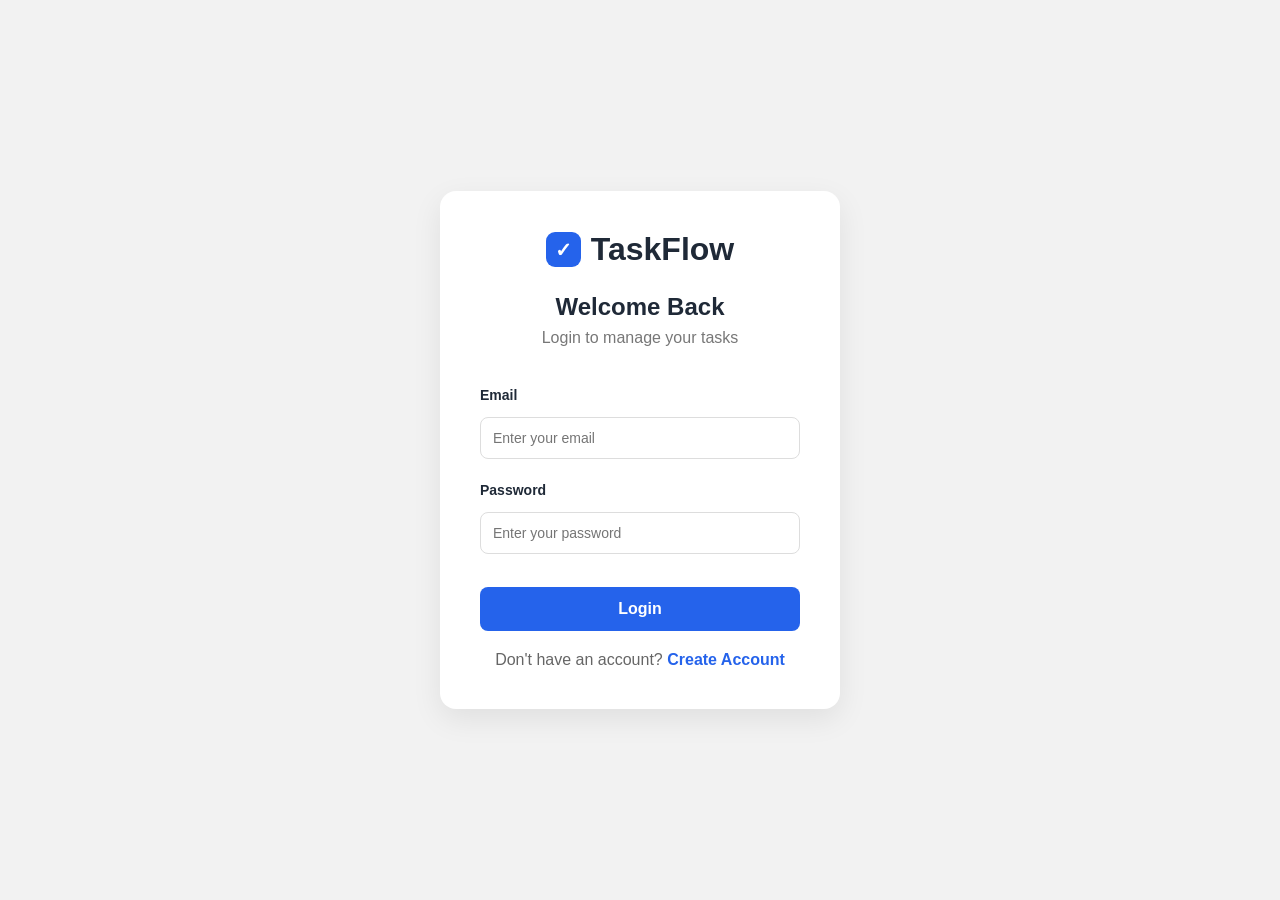
<file: index.html>
<!DOCTYPE html>
<html lang="en">

<head>

    <meta charset="UTF-8">

    <meta
        name="viewport"
        content="width=device-width, initial-scale=1.0"
    >

    <title>TaskFlow - Smart Task Manager</title>

    <link
        rel="stylesheet"
        href="css/style.css"
    >

</head>


<body>

<div class="app">


    <!-- ==========================================
         SIDEBAR
         ========================================== -->

    <aside class="sidebar">

        <div class="logo">

            <div class="logo-icon">
                ✓
            </div>

            <h2>TaskFlow</h2>

        </div>


        <nav>

            <button
                class="nav-item active"
                onclick="showSection('dashboard')"
            >
                🏠 Dashboard
            </button>


            <button
                class="nav-item"
                onclick="showSection('tasks')"
            >
                📋 My Tasks
            </button>


            <button
                class="nav-item"
                onclick="showSection('completed')"
            >
                ✅ Completed
            </button>


            <button
                class="nav-item"
                onclick="showSection('analytics')"
            >
                📊 Analytics
            </button>

        </nav>


        <div class="sidebar-bottom">

            <button
                onclick="toggleTheme()"
                class="theme-btn"
            >
                🌙 Dark Mode
            </button>


            <button
                onclick="logout()"
                class="theme-btn logout-btn"
            >
                🚪 Logout
            </button>

        </div>

    </aside>



    <!-- ==========================================
         MAIN
         ========================================== -->

    <main class="main">


        <!-- HEADER -->

        <header class="header">

            <div>

                <h1 id="pageTitle">
                    Dashboard
                </h1>

                <p>
                    Welcome back,
                    <strong id="userName">
                        User
                    </strong>!
                </p>

            </div>


            <div class="header-actions">


                <!-- NOTIFICATION BUTTON -->

                <button
                    class="notification-btn"
                    onclick="toggleNotifications()"
                    title="Notifications"
                >

                    🔔

                    <span
                        id="notificationCount"
                        class="notification-count hidden"
                    >
                        0
                    </span>

                </button>


                <!-- ADD TASK -->

                <button
                    class="add-btn"
                    onclick="openTaskModal()"
                >
                    + Add Task
                </button>

            </div>

        </header>



        <!-- ==========================================
             NOTIFICATION PANEL
             ========================================== -->

        <div
            id="notificationPanel"
            class="notification-panel hidden"
        >

            <div class="notification-header">

                <div>

                    <h3>
                        Notifications
                    </h3>

                    <p>
                        Task reminders and alerts
                    </p>

                </div>


                <button
                    onclick="clearNotifications()"
                    class="clear-notifications"
                >
                    Clear
                </button>

            </div>


            <div
                id="notificationList"
                class="notification-list"
            >

                <div class="empty">
                    🔔 No notifications.
                </div>

            </div>

        </div>



        <!-- ==========================================
             DASHBOARD
             ========================================== -->

        <section
            id="dashboard"
            class="section"
        >


            <!-- STATISTICS -->

            <div class="stats">


                <div class="stat-card">

                    <div class="stat-icon">
                        📋
                    </div>

                    <div>

                        <span>
                            Total Tasks
                        </span>

                        <h2 id="totalTasks">
                            0
                        </h2>

                    </div>

                </div>



                <div class="stat-card">

                    <div class="stat-icon">
                        ⏳
                    </div>

                    <div>

                        <span>
                            Pending
                        </span>

                        <h2 id="pendingTasks">
                            0
                        </h2>

                    </div>

                </div>



                <div class="stat-card">

                    <div class="stat-icon">
                        ✅
                    </div>

                    <div>

                        <span>
                            Completed
                        </span>

                        <h2 id="completedTasks">
                            0
                        </h2>

                    </div>

                </div>



                <div class="stat-card">

                    <div class="stat-icon">
                        ⚠️
                    </div>

                    <div>

                        <span>
                            Overdue
                        </span>

                        <h2 id="overdueTasks">
                            0
                        </h2>

                    </div>

                </div>

            </div>



            <!-- PRODUCTIVITY -->

            <div class="card progress-card">

                <div class="card-header">

                    <div>

                        <h2>
                            Productivity
                        </h2>

                        <p>
                            Your task completion progress
                        </p>

                    </div>


                    <strong id="progressText">
                        0%
                    </strong>

                </div>


                <div class="progress-bar">

                    <div
                        id="progressFill"
                    ></div>

                </div>

            </div>



            <!-- RECENT TASKS -->

            <div class="card">

                <div class="card-header">

                    <div>

                        <h2>
                            Recent Tasks
                        </h2>

                        <p>
                            Your latest tasks
                        </p>

                    </div>

                </div>


                <div
                    id="recentTasks"
                    class="task-list"
                ></div>

            </div>

        </section>



        <!-- ==========================================
             MY TASKS
             ========================================== -->

        <section
            id="tasks"
            class="section hidden"
        >


            <div class="toolbar">

                <input
                    type="text"
                    id="searchInput"
                    placeholder="🔍 Search tasks..."
                    oninput="renderTasks()"
                >


                <select
                    id="filterCategory"
                    onchange="renderTasks()"
                >

                    <option value="all">
                        All Categories
                    </option>

                    <option value="College">
                        College
                    </option>

                    <option value="Project">
                        Project
                    </option>

                    <option value="Personal">
                        Personal
                    </option>

                    <option value="Work">
                        Work
                    </option>

                </select>


                <select
                    id="filterPriority"
                    onchange="renderTasks()"
                >

                    <option value="all">
                        All Priorities
                    </option>

                    <option value="high">
                        High
                    </option>

                    <option value="medium">
                        Medium
                    </option>

                    <option value="low">
                        Low
                    </option>

                </select>


                <select
                    id="filterStatus"
                    onchange="renderTasks()"
                >

                    <option value="all">
                        All Status
                    </option>

                    <option value="pending">
                        Pending
                    </option>

                    <option value="completed">
                        Completed
                    </option>

                </select>

            </div>



            <div class="card">

                <div class="card-header">

                    <div>

                        <h2>
                            My Tasks
                        </h2>

                        <p>
                            Manage all your tasks
                        </p>

                    </div>

                </div>


                <div
                    id="taskList"
                    class="task-list"
                ></div>

            </div>

        </section>



        <!-- ==========================================
             COMPLETED
             ========================================== -->

        <section
            id="completed"
            class="section hidden"
        >

            <div class="card">

                <div class="card-header">

                    <div>

                        <h2>
                            Completed Tasks
                        </h2>

                        <p>
                            Tasks you have finished
                        </p>

                    </div>

                </div>


                <div
                    id="completedList"
                    class="task-list"
                ></div>

            </div>

        </section>



        <!-- ==========================================
             ANALYTICS
             ========================================== -->

        <section
            id="analytics"
            class="section hidden"
        >


            <div class="analytics-header">

                <div>

                    <h2>
                        Productivity Analytics
                    </h2>

                    <p>
                        Understand your task management
                        and productivity.
                    </p>

                </div>

            </div>



            <!-- SUMMARY -->

            <div class="analytics-summary">


                <div class="analytics-card">

                    <div class="analytics-icon">
                        📋
                    </div>

                    <div>

                        <span>
                            Total Tasks
                        </span>

                        <h2 id="analyticsTotal">
                            0
                        </h2>

                    </div>

                </div>



                <div class="analytics-card">

                    <div class="analytics-icon">
                        ✅
                    </div>

                    <div>

                        <span>
                            Completed
                        </span>

                        <h2 id="analyticsCompleted">
                            0
                        </h2>

                    </div>

                </div>



                <div class="analytics-card">

                    <div class="analytics-icon">
                        ⏳
                    </div>

                    <div>

                        <span>
                            Pending
                        </span>

                        <h2 id="analyticsPending">
                            0
                        </h2>

                    </div>

                </div>



                <div class="analytics-card">

                    <div class="analytics-icon">
                        📈
                    </div>

                    <div>

                        <span>
                            Completion Rate
                        </span>

                        <h2 id="analyticsRate">
                            0%
                        </h2>

                    </div>

                </div>

            </div>



            <!-- COMPLETION -->

            <div class="card">

                <div class="card-header">

                    <div>

                        <h2>
                            Overall Completion
                        </h2>

                        <p>
                            Percentage of completed tasks
                        </p>

                    </div>

                </div>


                <div class="analytics-progress">

                    <div
                        id="analyticsProgressFill"
                    ></div>

                </div>


                <div class="analytics-progress-text">

                    <span>
                        Progress
                    </span>

                    <strong
                        id="analyticsProgressText"
                    >
                        0%
                    </strong>

                </div>

            </div>



            <!-- DISTRIBUTION -->

            <div class="analytics-grid">


                <!-- PRIORITY -->

                <div class="card">

                    <div class="card-header">

                        <div>

                            <h2>
                                Priority Distribution
                            </h2>

                            <p>
                                Tasks by priority
                            </p>

                        </div>

                    </div>


                    <div class="distribution">


                        <div class="distribution-row">

                            <div class="distribution-label">

                                <span>
                                    🔴 High
                                </span>

                                <strong id="highCount">
                                    0
                                </strong>

                            </div>


                            <div class="distribution-bar">

                                <div
                                    id="highBar"
                                    class="high-bar"
                                ></div>

                            </div>

                        </div>



                        <div class="distribution-row">

                            <div class="distribution-label">

                                <span>
                                    🟡 Medium
                                </span>

                                <strong id="mediumCount">
                                    0
                                </strong>

                            </div>


                            <div class="distribution-bar">

                                <div
                                    id="mediumBar"
                                    class="medium-bar"
                                ></div>

                            </div>

                        </div>



                        <div class="distribution-row">

                            <div class="distribution-label">

                                <span>
                                    🟢 Low
                                </span>

                                <strong id="lowCount">
                                    0
                                </strong>

                            </div>


                            <div class="distribution-bar">

                                <div
                                    id="lowBar"
                                    class="low-bar"
                                ></div>

                            </div>

                        </div>

                    </div>

                </div>



                <!-- CATEGORY -->

                <div class="card">

                    <div class="card-header">

                        <div>

                            <h2>
                                Category Distribution
                            </h2>

                            <p>
                                Tasks by category
                            </p>

                        </div>

                    </div>


                    <div class="distribution">


                        <div class="distribution-row">

                            <div class="distribution-label">

                                <span>
                                    🎓 College
                                </span>

                                <strong id="collegeCount">
                                    0
                                </strong>

                            </div>


                            <div class="distribution-bar">

                                <div
                                    id="collegeBar"
                                ></div>

                            </div>

                        </div>



                        <div class="distribution-row">

                            <div class="distribution-label">

                                <span>
                                    🚀 Project
                                </span>

                                <strong id="projectCount">
                                    0
                                </strong>

                            </div>


                            <div class="distribution-bar">

                                <div
                                    id="projectBar"
                                ></div>

                            </div>

                        </div>



                        <div class="distribution-row">

                            <div class="distribution-label">

                                <span>
                                    🏠 Personal
                                </span>

                                <strong id="personalCount">
                                    0
                                </strong>

                            </div>


                            <div class="distribution-bar">

                                <div
                                    id="personalBar"
                                ></div>

                            </div>

                        </div>



                        <div class="distribution-row">

                            <div class="distribution-label">

                                <span>
                                    💼 Work
                                </span>

                                <strong id="workCount">
                                    0
                                </strong>

                            </div>


                            <div class="distribution-bar">

                                <div
                                    id="workBar"
                                ></div>

                            </div>

                        </div>

                    </div>

                </div>

            </div>

        </section>

    </main>

</div>



<!-- ==========================================
     TASK MODAL
     ========================================== -->

<div
    id="taskModal"
    class="modal hidden"
>

    <div class="modal-content">


        <div class="modal-header">

            <h2 id="modalTitle">
                Add New Task
            </h2>


            <button
                onclick="closeTaskModal()"
                class="close-btn"
            >
                ×
            </button>

        </div>



        <form id="taskForm">


            <input
                type="hidden"
                id="taskId"
            >


            <label>
                Task Title
            </label>

            <input
                type="text"
                id="taskTitle"
                placeholder="Enter task title"
                required
            >


            <label>
                Description
            </label>

            <textarea
                id="taskDescription"
                placeholder="Enter task description"
            ></textarea>



            <div class="form-row">

                <div>

                    <label>
                        Category
                    </label>

                    <select id="taskCategory">

                        <option value="College">
                            College
                        </option>

                        <option value="Project">
                            Project
                        </option>

                        <option value="Personal">
                            Personal
                        </option>

                        <option value="Work">
                            Work
                        </option>

                    </select>

                </div>


                <div>

                    <label>
                        Priority
                    </label>

                    <select id="taskPriority">

                        <option value="low">
                            Low
                        </option>

                        <option
                            value="medium"
                            selected
                        >
                            Medium
                        </option>

                        <option value="high">
                            High
                        </option>

                    </select>

                </div>

            </div>



            <label>
                Due Date
            </label>

            <input
                type="date"
                id="taskDueDate"
                required
            >


            <button
                type="submit"
                class="save-btn"
            >
                Save Task
            </button>

        </form>

    </div>

</div>



<script src="js/script.js"></script>

</body>

</html>
</file>
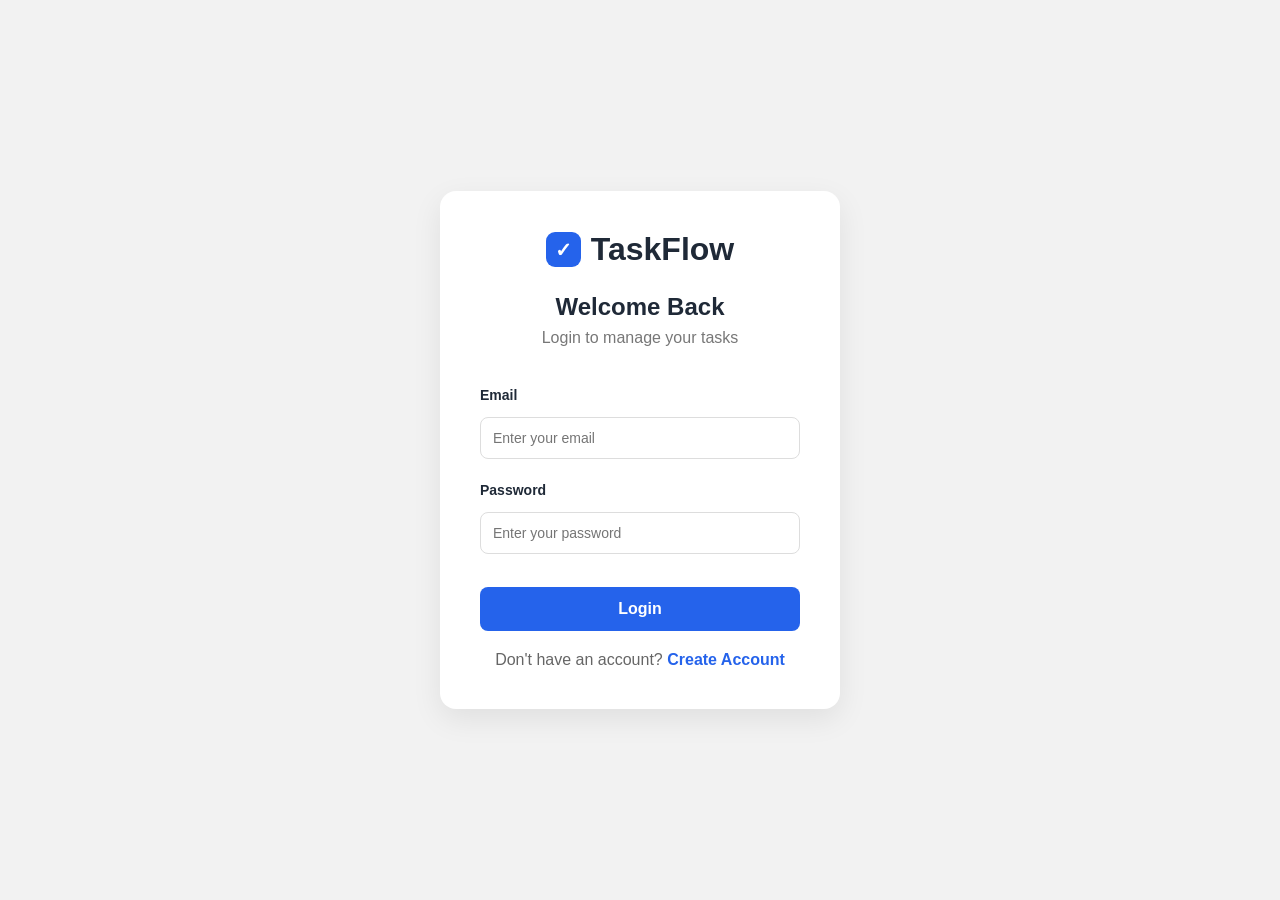
<file: pages/login.html>
<!DOCTYPE html>
<html lang="en">

<head>

    <meta charset="UTF-8">

    <meta
        name="viewport"
        content="width=device-width, initial-scale=1.0"
    >

    <title>TaskFlow - Login</title>

    <link
        rel="stylesheet"
        href="../css/style.css"
    >

</head>


<body class="auth-body">


<div class="auth-container">


    <div class="auth-logo">

        <div class="logo-icon">
            ✓
        </div>

        <h1>
            TaskFlow
        </h1>

    </div>


    <h2>
        Welcome Back
    </h2>


    <p class="auth-subtitle">
        Login to manage your tasks
    </p>


    <form id="loginForm">


        <label for="loginEmail">
            Email
        </label>

        <input
            type="email"
            id="loginEmail"
            placeholder="Enter your email"
            required
        >


        <label for="loginPassword">
            Password
        </label>

        <input
            type="password"
            id="loginPassword"
            placeholder="Enter your password"
            required
        >


        <button
            type="submit"
            class="auth-btn"
        >
            Login
        </button>

    </form>


    <p class="auth-switch">

        Don't have an account?

        <a href="register.html">
            Create Account
        </a>

    </p>


</div>


<script src="../js/auth.js"></script>

</body>

</html>
</file>
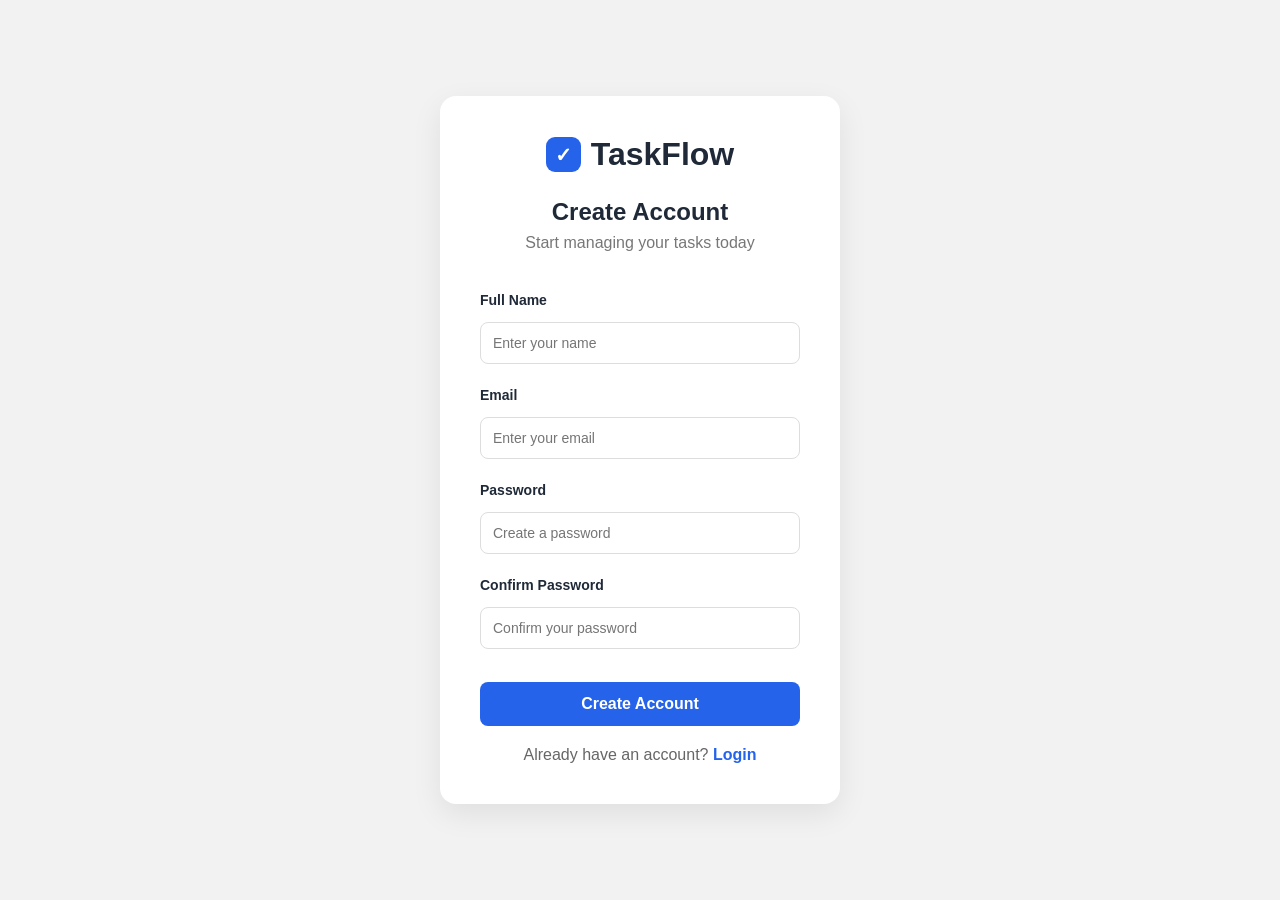
<file: pages/register.html>
<!DOCTYPE html>
<html lang="en">

<head>

    <meta charset="UTF-8">

    <meta
        name="viewport"
        content="width=device-width, initial-scale=1.0"
    >

    <title>TaskFlow - Register</title>

    <link
        rel="stylesheet"
        href="../css/style.css"
    >

</head>


<body class="auth-body">


<div class="auth-container">


    <div class="auth-logo">

        <div class="logo-icon">
            ✓
        </div>

        <h1>
            TaskFlow
        </h1>

    </div>


    <h2>
        Create Account
    </h2>


    <p class="auth-subtitle">
        Start managing your tasks today
    </p>


    <form id="registerForm">


        <label for="registerName">
            Full Name
        </label>

        <input
            type="text"
            id="registerName"
            placeholder="Enter your name"
            required
        >


        <label for="registerEmail">
            Email
        </label>

        <input
            type="email"
            id="registerEmail"
            placeholder="Enter your email"
            required
        >


        <label for="registerPassword">
            Password
        </label>

        <input
            type="password"
            id="registerPassword"
            placeholder="Create a password"
            required
        >


        <label for="confirmPassword">
            Confirm Password
        </label>

        <input
            type="password"
            id="confirmPassword"
            placeholder="Confirm your password"
            required
        >


        <button
            type="submit"
            class="auth-btn"
        >
            Create Account
        </button>

    </form>


    <p class="auth-switch">

        Already have an account?

        <a href="login.html">
            Login
        </a>

    </p>


</div>


<script src="../js/auth.js"></script>

</body>

</html>
</file>
<file: css/style.css>
* {
    box-sizing: border-box;
    margin: 0;
    padding: 0;
}

body {
    font-family: Arial, Helvetica, sans-serif;
    background: #f5f7fb;
    color: #1f2937;
    transition: 0.3s;
}

button,
input,
select,
textarea {
    font-family: inherit;
}

button {
    cursor: pointer;
}


/* =========================
   APP
========================= */

.app {
    display: flex;
    min-height: 100vh;
}


/* =========================
   SIDEBAR
========================= */

.sidebar {
    width: 240px;
    background: #ffffff;
    border-right: 1px solid #e5e7eb;
    padding: 25px 15px;
    display: flex;
    flex-direction: column;
}

.logo {
    display: flex;
    align-items: center;
    gap: 10px;
    padding: 10px;
    margin-bottom: 35px;
}

.logo h2 {
    font-size: 22px;
}

.logo-icon {
    width: 35px;
    height: 35px;
    background: #2563eb;
    color: white;
    border-radius: 9px;
    display: flex;
    justify-content: center;
    align-items: center;
    font-weight: bold;
    font-size: 20px;
}

nav {
    display: flex;
    flex-direction: column;
    gap: 8px;
}

.nav-item {
    border: none;
    background: transparent;
    padding: 13px 15px;
    border-radius: 8px;
    text-align: left;
    font-size: 15px;
    color: #6b7280;
}

.nav-item:hover,
.nav-item.active {
    background: #eff6ff;
    color: #2563eb;
}

.sidebar-bottom {
    margin-top: auto;
}

.theme-btn {
    width: 100%;
    padding: 12px;
    border: 1px solid #e5e7eb;
    background: transparent;
    border-radius: 8px;
}


/* =========================
   MAIN
========================= */

.main {
    flex: 1;
    padding: 35px;
    max-width: 1400px;
    margin: auto;
    width: 100%;
}

.header {
    display: flex;
    justify-content: space-between;
    align-items: center;
    margin-bottom: 30px;
}

.header h1 {
    font-size: 30px;
    margin-bottom: 7px;
}

.header p {
    color: #6b7280;
}

.add-btn {
    background: #2563eb;
    color: white;
    border: none;
    padding: 12px 20px;
    border-radius: 8px;
    font-weight: bold;
}

.add-btn:hover {
    background: #1d4ed8;
}


/* =========================
   STATISTICS
========================= */

.stats {
    display: grid;
    grid-template-columns: repeat(4, 1fr);
    gap: 18px;
    margin-bottom: 20px;
}

.stat-card {
    background: white;
    border: 1px solid #e5e7eb;
    border-radius: 12px;
    padding: 20px;
    display: flex;
    align-items: center;
    gap: 15px;
}

.stat-card span {
    color: #6b7280;
    font-size: 14px;
}

.stat-card h2 {
    margin-top: 5px;
}

.stat-icon {
    width: 45px;
    height: 45px;
    background: #eff6ff;
    border-radius: 10px;
    display: flex;
    justify-content: center;
    align-items: center;
    font-size: 21px;
}


/* =========================
   CARDS
========================= */

.card {
    background: white;
    border: 1px solid #e5e7eb;
    border-radius: 12px;
    padding: 22px;
    margin-bottom: 20px;
}

.card-header {
    display: flex;
    justify-content: space-between;
    align-items: center;
    margin-bottom: 20px;
}

.card-header h2 {
    font-size: 19px;
}

.card-header p {
    color: #6b7280;
    font-size: 14px;
    margin-top: 5px;
}


/* =========================
   PROGRESS
========================= */

.progress-card {
    margin-bottom: 20px;
}

.progress-card strong {
    font-size: 22px;
    color: #2563eb;
}

.progress-bar {
    height: 10px;
    background: #e5e7eb;
    border-radius: 20px;
    overflow: hidden;
}

#progressFill {
    height: 100%;
    width: 0%;
    background: #2563eb;
    transition: width 0.4s;
}


/* =========================
   TASKS
========================= */

.task-list {
    display: flex;
    flex-direction: column;
    gap: 10px;
}

.task {
    border: 1px solid #e5e7eb;
    border-radius: 9px;
    padding: 15px;
    display: flex;
    align-items: center;
    gap: 15px;
}

.task:hover {
    border-color: #bfdbfe;
}

.task-check {
    width: 20px;
    height: 20px;
    cursor: pointer;
}

.task-info {
    flex: 1;
}

.task-info h3 {
    font-size: 15px;
    margin-bottom: 6px;
}

.task-info p {
    font-size: 13px;
    color: #6b7280;
    margin-bottom: 7px;
}

.task.completed .task-info h3 {
    text-decoration: line-through;
    color: #9ca3af;
}

.task-meta {
    display: flex;
    gap: 7px;
    flex-wrap: wrap;
}

.badge {
    padding: 4px 8px;
    border-radius: 20px;
    font-size: 11px;
    font-weight: bold;
}

.category {
    background: #f3f4f6;
    color: #4b5563;
}

.priority-high {
    background: #fee2e2;
    color: #dc2626;
}

.priority-medium {
    background: #fef3c7;
    color: #d97706;
}

.priority-low {
    background: #dcfce7;
    color: #16a34a;
}

.overdue {
    color: #dc2626;
    font-weight: bold;
}

.task-actions {
    display: flex;
    gap: 5px;
}

.task-actions button {
    border: none;
    background: transparent;
    padding: 7px;
    border-radius: 6px;
}

.task-actions button:hover {
    background: #f3f4f6;
}


/* =========================
   TOOLBAR
========================= */

.toolbar {
    display: flex;
    gap: 10px;
    margin-bottom: 20px;
}

.toolbar input,
.toolbar select {
    padding: 11px;
    border: 1px solid #d1d5db;
    border-radius: 8px;
    background: white;
}

.toolbar input {
    flex: 1;
}


/* =========================
   MODAL
========================= */

.modal {
    position: fixed;
    inset: 0;
    background: rgba(0, 0, 0, 0.45);
    display: flex;
    justify-content: center;
    align-items: center;
    padding: 20px;
}

.modal-content {
    width: 100%;
    max-width: 500px;
    background: white;
    border-radius: 12px;
    padding: 25px;
}

.modal-header {
    display: flex;
    justify-content: space-between;
    margin-bottom: 20px;
}

.close-btn {
    border: none;
    background: transparent;
    font-size: 25px;
}

form {
    display: flex;
    flex-direction: column;
    gap: 8px;
}

form label {
    font-size: 14px;
    font-weight: bold;
    margin-top: 8px;
}

form input,
form select,
form textarea {
    padding: 11px;
    border: 1px solid #d1d5db;
    border-radius: 7px;
}

form textarea {
    min-height: 90px;
    resize: vertical;
}

.form-row {
    display: grid;
    grid-template-columns: 1fr 1fr;
    gap: 15px;
}

.form-row > div {
    display: flex;
    flex-direction: column;
}

.save-btn {
    margin-top: 15px;
    padding: 12px;
    border: none;
    border-radius: 8px;
    background: #2563eb;
    color: white;
    font-weight: bold;
}


/* =========================
   EMPTY STATE
========================= */

.empty {
    text-align: center;
    padding: 35px;
    color: #9ca3af;
}


/* =========================
   UTILITIES
========================= */

.hidden {
    display: none !important;
}


/* =========================
   DARK MODE
========================= */

body.dark {
    background: #111827;
    color: #f9fafb;
}

body.dark .sidebar,
body.dark .card,
body.dark .stat-card,
body.dark .modal-content {
    background: #1f2937;
    border-color: #374151;
}

body.dark .header p,
body.dark .card-header p,
body.dark .stat-card span,
body.dark .task-info p {
    color: #9ca3af;
}

body.dark .task {
    border-color: #374151;
}

body.dark .toolbar input,
body.dark .toolbar select,
body.dark form input,
body.dark form select,
body.dark form textarea {
    background: #1f2937;
    color: white;
    border-color: #4b5563;
}

body.dark .theme-btn {
    color: white;
    border-color: #4b5563;
}

body.dark .nav-item {
    color: #9ca3af;
}

body.dark .nav-item:hover,
body.dark .nav-item.active {
    background: #374151;
    color: #60a5fa;
}


/* =========================
   RESPONSIVE
========================= */

@media (max-width: 900px) {

    .stats {
        grid-template-columns: repeat(2, 1fr);
    }

    .sidebar {
        width: 200px;
    }
}

@media (max-width: 650px) {

    .app {
        flex-direction: column;
    }

    .sidebar {
        width: 100%;
        border-right: none;
        border-bottom: 1px solid #e5e7eb;
    }

    nav {
        flex-direction: row;
    }

    .nav-item {
        flex: 1;
    }

    .sidebar-bottom {
        display: none;
    }

    .main {
        padding: 20px;
    }

    .header {
        align-items: flex-start;
        gap: 15px;
        flex-direction: column;
    }

    .stats {
        grid-template-columns: 1fr;
    }

    .toolbar {
        flex-direction: column;
    }

    .form-row {
        grid-template-columns: 1fr;
    }
}
/* ==========================================
   AUTHENTICATION PAGES
   ========================================== */

.auth-body {
    min-height: 100vh;

    display: flex;
    justify-content: center;
    align-items: center;

    background: #f2f2f2;

    font-family: Arial, sans-serif;
}


/* Authentication Card */

.auth-container {
    width: 400px;

    background: white;

    padding: 40px;

    border-radius: 16px;

    box-shadow: 0 10px 30px rgba(0, 0, 0, 0.08);

    box-sizing: border-box;
}


/* Logo */

.auth-logo {
    display: flex;

    justify-content: center;
    align-items: center;

    gap: 10px;

    margin-bottom: 25px;
}

.auth-logo h1 {
    margin: 0;
}


/* Heading */

.auth-container h2 {
    text-align: center;

    margin-bottom: 8px;
}

.auth-subtitle {
    text-align: center;

    color: #777;

    margin-bottom: 25px;
}


/* Labels */

.auth-container label {
    display: block;

    margin-top: 15px;
    margin-bottom: 6px;

    font-weight: 600;
}


/* Inputs */

.auth-container input {
    width: 100%;

    padding: 12px;

    border: 1px solid #ddd;

    border-radius: 8px;

    box-sizing: border-box;

    font-size: 14px;

    outline: none;
}

.auth-container input:focus {
    border-color: #2563eb;
}


/* Authentication Button */

.auth-btn {
    width: 100%;

    margin-top: 25px;

    padding: 13px;

    border: none;

    border-radius: 8px;

    background: #2563eb;

    color: white;

    font-size: 16px;

    font-weight: 600;

    cursor: pointer;
}

.auth-btn:hover {
    opacity: 0.9;
}


/* Login/Register Link */

.auth-switch {
    text-align: center;

    margin-top: 20px;

    color: #666;
}

.auth-switch a {
    color: #2563eb;

    text-decoration: none;

    font-weight: 600;
}

.auth-switch a:hover {
    text-decoration: underline;
}


/* Mobile */

@media (max-width: 500px) {

    .auth-container {
        width: 90%;

        padding: 30px 25px;
    }

}
/* ==========================================
   AUTHENTICATION PAGES
   ========================================== */

.auth-body {
    min-height: 100vh;

    display: flex;

    justify-content: center;

    align-items: center;

    background: #f2f2f2;

    font-family: Arial, sans-serif;
}


.auth-container {
    width: 400px;

    background: white;

    padding: 40px;

    border-radius: 16px;

    box-shadow:
        0 10px 30px
        rgba(0, 0, 0, 0.08);

    box-sizing: border-box;
}


.auth-logo {
    display: flex;

    justify-content: center;

    align-items: center;

    gap: 10px;

    margin-bottom: 25px;
}


.auth-logo h1 {
    margin: 0;
}


.auth-container h2 {
    text-align: center;

    margin-bottom: 8px;
}


.auth-subtitle {
    text-align: center;

    color: #777;

    margin-bottom: 25px;
}


.auth-container label {
    display: block;

    margin-top: 15px;

    margin-bottom: 6px;

    font-weight: 600;
}


.auth-container input {
    width: 100%;

    padding: 12px;

    border: 1px solid #ddd;

    border-radius: 8px;

    box-sizing: border-box;

    font-size: 14px;

    outline: none;
}


.auth-container input:focus {
    border-color: #2563eb;
}


.auth-btn {
    width: 100%;

    margin-top: 25px;

    padding: 13px;

    border: none;

    border-radius: 8px;

    background: #2563eb;

    color: white;

    font-size: 16px;

    font-weight: 600;

    cursor: pointer;
}


.auth-btn:hover {
    opacity: 0.9;
}


.auth-switch {
    text-align: center;

    margin-top: 20px;

    color: #666;
}


.auth-switch a {
    color: #2563eb;

    text-decoration: none;

    font-weight: 600;
}


.auth-switch a:hover {
    text-decoration: underline;
}


.logout-btn {
    margin-top: 8px;
}


@media (max-width: 500px) {

    .auth-container {

        width: 90%;

        padding: 30px 25px;

    }

}
/* ==========================================
   ANALYTICS
   ========================================== */

.analytics-header {
    margin-bottom: 20px;
}

.analytics-header h2 {
    margin-bottom: 5px;
}

.analytics-header p {
    color: #777;
}


/* Analytics Summary */

.analytics-summary {
    display: grid;

    grid-template-columns:
        repeat(4, 1fr);

    gap: 20px;

    margin-bottom: 20px;
}


.analytics-card {
    background: white;

    padding: 22px;

    border-radius: 12px;

    display: flex;

    align-items: center;

    gap: 15px;

    box-shadow:
        0 4px 15px
        rgba(0, 0, 0, 0.05);
}


.analytics-icon {
    width: 48px;

    height: 48px;

    display: flex;

    align-items: center;

    justify-content: center;

    background: #f1f5ff;

    border-radius: 10px;

    font-size: 22px;
}


.analytics-card span {
    color: #777;

    font-size: 14px;
}


.analytics-card h2 {
    margin-top: 5px;

    margin-bottom: 0;

    font-size: 25px;
}


/* Analytics Progress */

.analytics-progress {
    width: 100%;

    height: 18px;

    background: #e5e7eb;

    border-radius: 20px;

    overflow: hidden;
}


#analyticsProgressFill {
    height: 100%;

    width: 0%;

    background: #2563eb;

    border-radius: 20px;

    transition:
        width 0.5s ease;
}


.analytics-progress-text {
    display: flex;

    justify-content: space-between;

    margin-top: 12px;
}


/* Analytics Grid */

.analytics-grid {
    display: grid;

    grid-template-columns:
        repeat(2, 1fr);

    gap: 20px;

    margin-top: 20px;
}


/* Distribution */

.distribution {
    display: flex;

    flex-direction: column;

    gap: 22px;
}


.distribution-row {
    width: 100%;
}


.distribution-label {
    display: flex;

    justify-content: space-between;

    margin-bottom: 8px;

    font-size: 14px;
}


.distribution-bar {
    width: 100%;

    height: 10px;

    background: #e5e7eb;

    border-radius: 20px;

    overflow: hidden;
}


.distribution-bar div {
    height: 100%;

    width: 0%;

    background: #2563eb;

    border-radius: 20px;

    transition:
        width 0.5s ease;
}


.high-bar {
    background: #ef4444 !important;
}


.medium-bar {
    background: #f59e0b !important;
}


.low-bar {
    background: #22c55e !important;
}


/* Dark Mode Analytics */

body.dark .analytics-card,
body.dark .card {
    background: #1f2937;
}


body.dark .analytics-card span,
body.dark .analytics-header p {
    color: #aaa;
}


body.dark .analytics-icon {
    background: #374151;
}


body.dark .distribution-bar {
    background: #374151;
}


body.dark .analytics-progress {
    background: #374151;
}


/* Responsive */

@media (max-width: 900px) {

    .analytics-summary {
        grid-template-columns:
            repeat(2, 1fr);
    }

    .analytics-grid {
        grid-template-columns: 1fr;
    }

}


@media (max-width: 600px) {

    .analytics-summary {
        grid-template-columns: 1fr;
    }

}
/* ==========================================
   HEADER ACTIONS
   ========================================== */

.header-actions {
    display: flex;

    align-items: center;

    gap: 12px;

    position: relative;
}


/* ==========================================
   NOTIFICATION BUTTON
   ========================================== */

.notification-btn {
    position: relative;

    width: 46px;

    height: 46px;

    border: none;

    border-radius: 10px;

    background: white;

    font-size: 20px;

    cursor: pointer;

    box-shadow:
        0 3px 10px
        rgba(0, 0, 0, 0.08);
}


.notification-btn:hover {
    transform: translateY(-1px);
}


/* Notification Count */

.notification-count {
    position: absolute;

    top: -5px;

    right: -5px;

    min-width: 20px;

    height: 20px;

    padding: 0 5px;

    display: flex;

    align-items: center;

    justify-content: center;

    background: #ef4444;

    color: white;

    border-radius: 20px;

    font-size: 11px;

    font-weight: bold;
}


/* ==========================================
   NOTIFICATION PANEL
   ========================================== */

.notification-panel {
    position: absolute;

    top: 85px;

    right: 30px;

    width: 360px;

    max-height: 450px;

    background: white;

    border-radius: 14px;

    box-shadow:
        0 15px 40px
        rgba(0, 0, 0, 0.15);

    z-index: 1000;

    overflow: hidden;
}


.notification-header {
    display: flex;

    justify-content: space-between;

    align-items: center;

    padding: 18px;

    border-bottom: 1px solid #eee;
}


.notification-header h3 {
    margin: 0 0 4px 0;
}


.notification-header p {
    margin: 0;

    color: #777;

    font-size: 13px;
}


.clear-notifications {
    border: none;

    background: transparent;

    color: #2563eb;

    cursor: pointer;

    font-weight: 600;
}


.notification-list {
    max-height: 360px;

    overflow-y: auto;
}


/* ==========================================
   NOTIFICATION ITEM
   ========================================== */

.notification-item {
    display: flex;

    gap: 12px;

    padding: 15px 18px;

    border-bottom: 1px solid #eee;
}


.notification-item:last-child {
    border-bottom: none;
}


.notification-icon {
    width: 38px;

    height: 38px;

    flex-shrink: 0;

    display: flex;

    justify-content: center;

    align-items: center;

    border-radius: 50%;

    background: #f1f5f9;

    font-size: 18px;
}


.notification-item strong {
    display: block;

    margin-bottom: 4px;
}


.notification-item p {
    margin: 0;

    color: #666;

    font-size: 13px;

    line-height: 1.4;
}


.notification-item.overdue {
    border-left: 4px solid #ef4444;
}


.notification-item.today {
    border-left: 4px solid #f59e0b;
}


.notification-item.tomorrow {
    border-left: 4px solid #2563eb;
}


.notification-item.upcoming {
    border-left: 4px solid #22c55e;
}


/* ==========================================
   DARK MODE NOTIFICATIONS
   ========================================== */

body.dark .notification-btn {
    background: #1f2937;

    color: white;
}


body.dark .notification-panel {
    background: #1f2937;

    color: white;
}


body.dark .notification-header {
    border-bottom-color: #374151;
}


body.dark .notification-header p {
    color: #aaa;
}


body.dark .notification-item {
    border-bottom-color: #374151;
}


body.dark .notification-item p {
    color: #aaa;
}


body.dark .notification-icon {
    background: #374151;
}


/* ==========================================
   MOBILE
   ========================================== */

@media (max-width: 600px) {

    .header-actions {
        gap: 6px;
    }


    .notification-panel {
        right: 10px;

        width: calc(100vw - 20px);

        max-width: 360px;
    }


    .notification-btn {
        width: 42px;

        height: 42px;
    }

}
</file>
